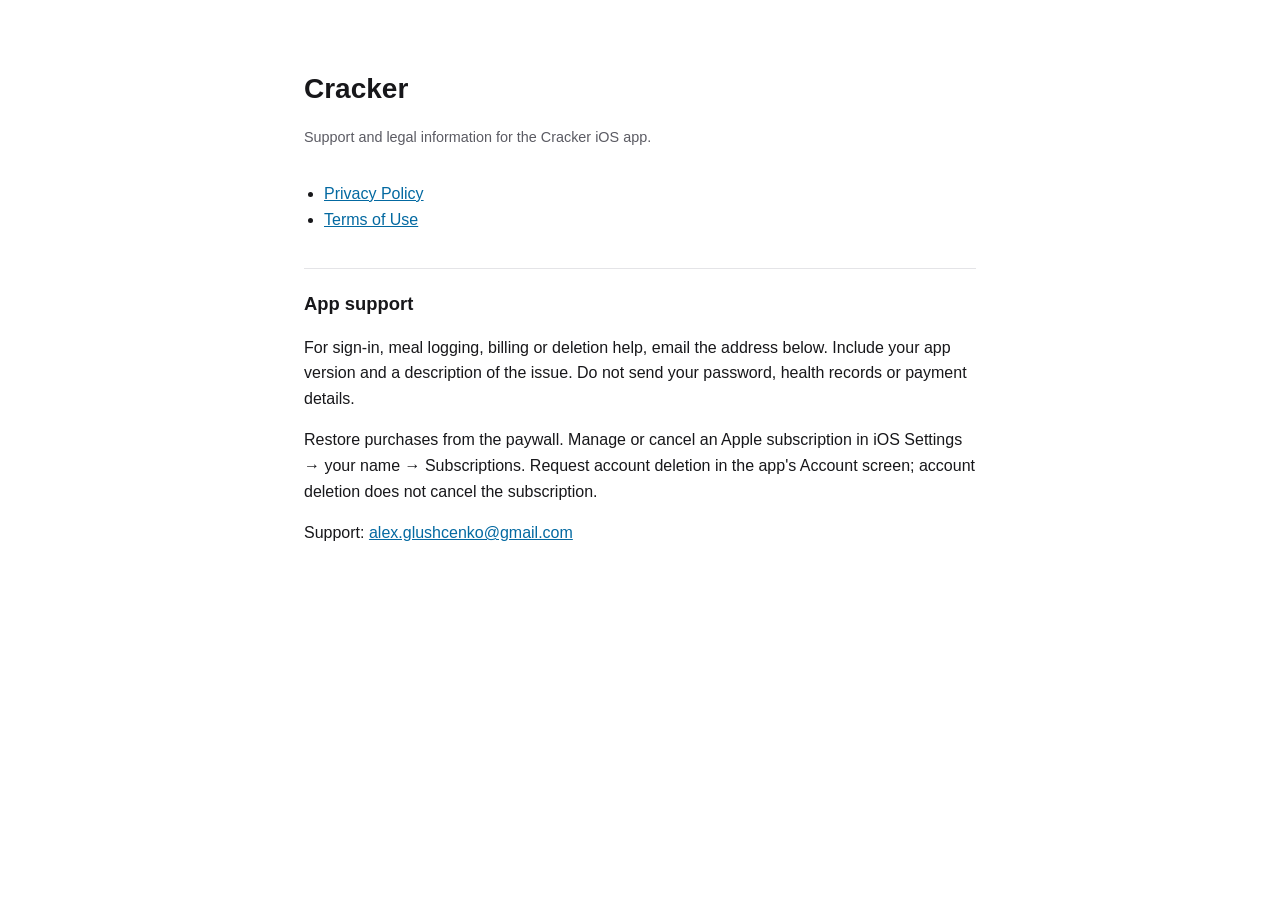
<file: index.html>
<!doctype html>
<html lang="en">
<head>
<meta charset="utf-8">
<meta name="viewport" content="width=device-width, initial-scale=1">
<title>Cracker — Legal</title>
<link rel="stylesheet" href="styles.css">
</head>
<body>
<main>
  <h1>Cracker</h1>
  <p class="meta">Support and legal information for the Cracker iOS app.</p>
  <ul>
    <li><a href="privacy.html">Privacy Policy</a></li>
    <li><a href="terms.html">Terms of Use</a></li>
  </ul>
  <h2>App support</h2>
  <p>For sign-in, meal logging, billing or deletion help, email the address below.
  Include your app version and a description of the issue. Do not send your password,
  health records or payment details.</p>
  <p>Restore purchases from the paywall. Manage or cancel an Apple subscription in
  iOS Settings → your name → Subscriptions. Request account deletion in the app's
  Account screen; account deletion does not cancel the subscription.</p>
  <p>Support: <a href="mailto:alex.glushcenko@gmail.com">alex.glushcenko@gmail.com</a></p>
</main>
</body>
</html>
</file>
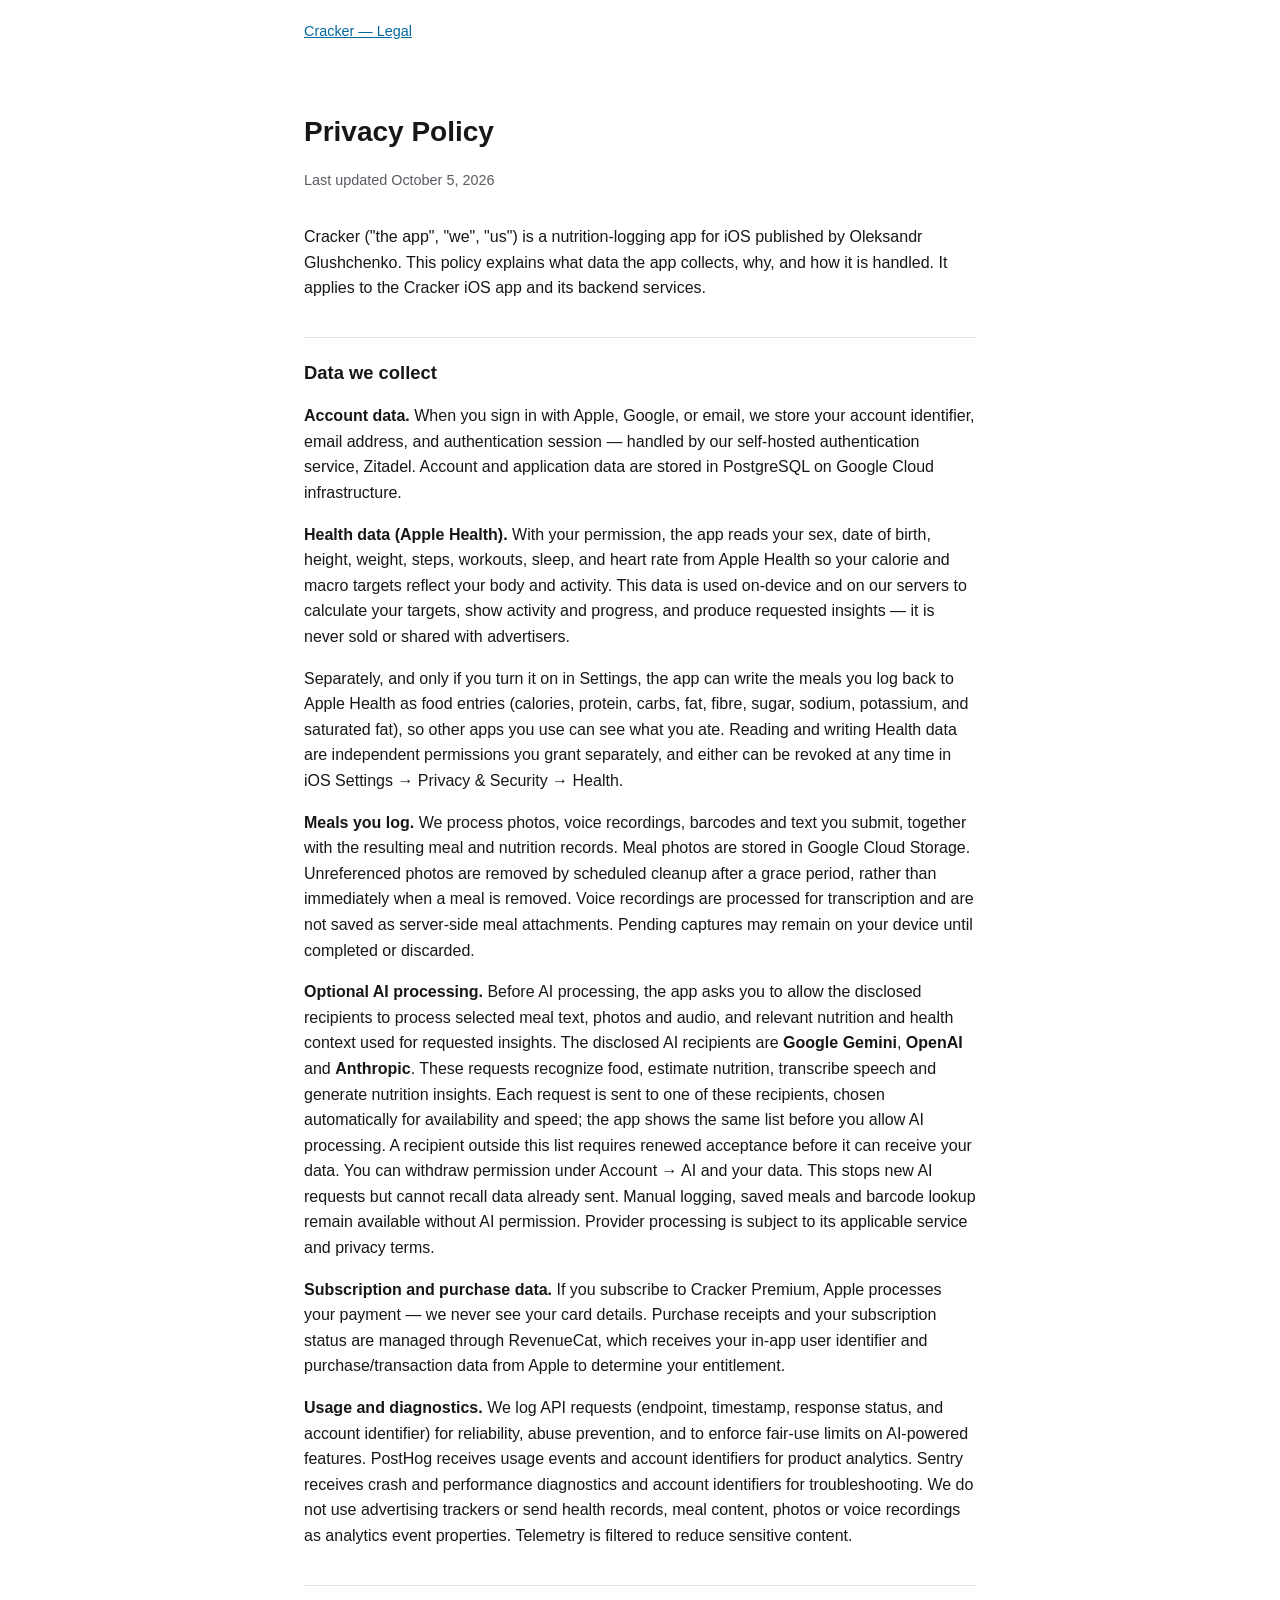
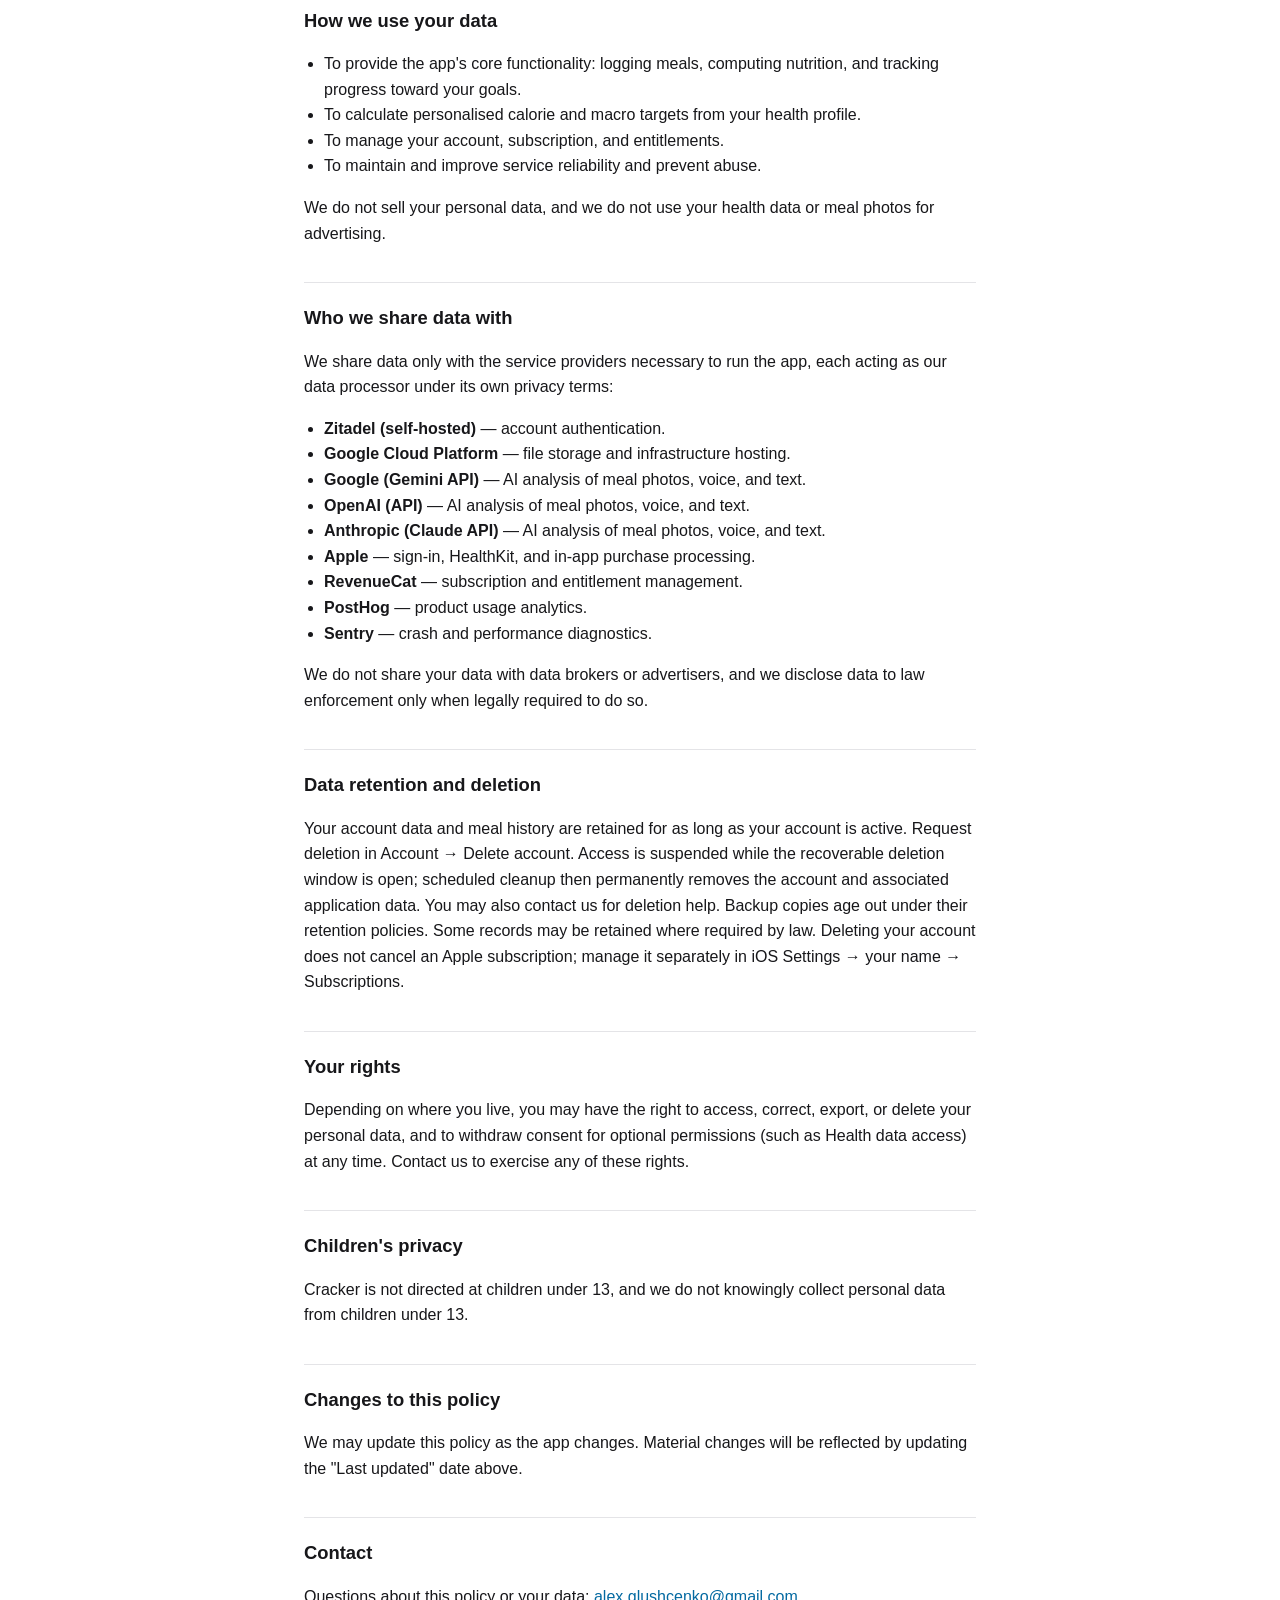
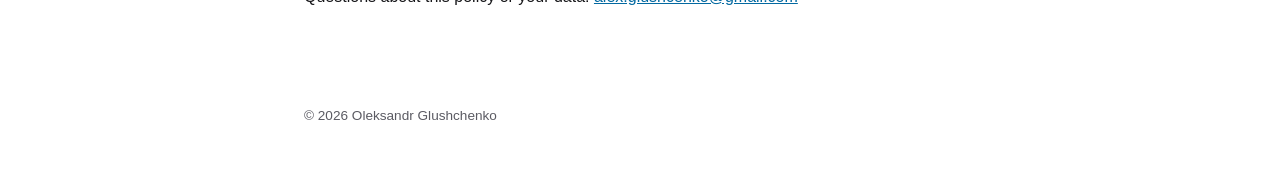
<file: privacy.html>
<!doctype html>
<html lang="en">
<head>
<meta charset="utf-8">
<meta name="viewport" content="width=device-width, initial-scale=1">
<title>Cracker — Privacy Policy</title>
<link rel="stylesheet" href="styles.css">
</head>
<body>
<nav><a href="index.html">Cracker — Legal</a></nav>
<main>
  <h1>Privacy Policy</h1>
  <p class="meta">Last updated October 5, 2026</p>

  <p>Cracker ("the app", "we", "us") is a nutrition-logging app for iOS published by
  Oleksandr Glushchenko. This policy explains what data the app collects, why, and how
  it is handled. It applies to the Cracker iOS app and its backend services.</p>

  <h2>Data we collect</h2>
  <p><strong>Account data.</strong> When you sign in with Apple, Google, or email, we
  store your account identifier, email address, and authentication session — handled by
  our self-hosted authentication service, Zitadel. Account and application data are stored in PostgreSQL on Google Cloud infrastructure.</p>

  <p><strong>Health data (Apple Health).</strong> With your permission, the app reads
  your sex, date of birth, height, weight, steps, workouts, sleep, and heart rate from
  Apple Health so your calorie and macro targets reflect your body and activity. This
  data is used on-device and on our servers to calculate your targets, show activity and progress, and produce requested insights — it is never
  sold or shared with advertisers.</p>

  <p>Separately, and only if you turn it on in Settings, the app can write the meals you
  log back to Apple Health as food entries (calories, protein, carbs, fat, fibre, sugar,
  sodium, potassium, and saturated fat), so other apps you use can see what you ate.
  Reading and writing Health data are independent permissions you grant separately, and
  either can be revoked at any time in iOS Settings → Privacy & Security → Health.</p>

  <p><strong>Meals you log.</strong> We process photos, voice recordings, barcodes and
  text you submit, together with the resulting meal and nutrition records. Meal photos
  are stored in Google Cloud Storage. Unreferenced photos are removed by scheduled
  cleanup after a grace period, rather than immediately when a meal is removed.
  Voice recordings are processed for transcription and are not saved as server-side
  meal attachments. Pending captures may remain on your device until completed or
  discarded.</p>

  <p><strong>Optional AI processing.</strong> Before AI processing, the app asks you to
  allow the disclosed recipients to process selected meal text, photos and audio, and
  relevant nutrition and health context used for requested insights. The disclosed AI
  recipients are <strong>Google Gemini</strong>, <strong>OpenAI</strong> and
  <strong>Anthropic</strong>. These requests recognize food, estimate nutrition,
  transcribe speech and generate nutrition insights. Each request is sent to one of
  these recipients, chosen automatically for availability and speed; the app shows the
  same list before you allow AI processing. A recipient outside this list requires
  renewed acceptance before it can receive your data. You can withdraw
  permission under Account → AI and your data. This stops new AI requests but cannot
  recall data already sent. Manual logging, saved meals and barcode lookup remain
  available without AI permission. Provider processing is subject to its applicable
  service and privacy terms.</p>

  <p><strong>Subscription and purchase data.</strong> If you subscribe to Cracker
  Premium, Apple processes your payment — we never see your card details. Purchase
  receipts and your subscription status are managed through RevenueCat, which receives
  your in-app user identifier and purchase/transaction data from Apple to determine
  your entitlement.</p>

  <p><strong>Usage and diagnostics.</strong> We log API requests (endpoint, timestamp,
  response status, and account identifier) for reliability, abuse prevention, and to
  enforce fair-use limits on AI-powered features. PostHog receives usage events and
  account identifiers for product analytics. Sentry receives crash and performance
  diagnostics and account identifiers for troubleshooting. We do not use advertising
  trackers or send health records, meal content, photos or voice recordings as analytics
  event properties. Telemetry is filtered to reduce sensitive content.</p>

  <h2>How we use your data</h2>
  <ul>
    <li>To provide the app's core functionality: logging meals, computing nutrition,
    and tracking progress toward your goals.</li>
    <li>To calculate personalised calorie and macro targets from your health profile.</li>
    <li>To manage your account, subscription, and entitlements.</li>
    <li>To maintain and improve service reliability and prevent abuse.</li>
  </ul>
  <p>We do not sell your personal data, and we do not use your health data or meal
  photos for advertising.</p>

  <h2>Who we share data with</h2>
  <p>We share data only with the service providers necessary to run the app, each acting
  as our data processor under its own privacy terms:</p>
  <ul>
    <li><strong>Zitadel (self-hosted)</strong> — account authentication.</li>
    <li><strong>Google Cloud Platform</strong> — file storage and infrastructure hosting.</li>
    <li><strong>Google (Gemini API)</strong> — AI analysis of meal photos, voice, and text.</li>
    <li><strong>OpenAI (API)</strong> — AI analysis of meal photos, voice, and text.</li>
    <li><strong>Anthropic (Claude API)</strong> — AI analysis of meal photos, voice, and text.</li>
    <li><strong>Apple</strong> — sign-in, HealthKit, and in-app purchase processing.</li>
    <li><strong>RevenueCat</strong> — subscription and entitlement management.</li>
    <li><strong>PostHog</strong> — product usage analytics.</li>
    <li><strong>Sentry</strong> — crash and performance diagnostics.</li>
  </ul>
  <p>We do not share your data with data brokers or advertisers, and we disclose data to
  law enforcement only when legally required to do so.</p>

  <h2>Data retention and deletion</h2>
  <p>Your account data and meal history are retained for as long as your account is
  active. Request deletion in Account → Delete account. Access is suspended while the
  recoverable deletion window is open; scheduled cleanup then permanently removes the
  account and associated application data. You may also contact us for deletion help.
  Backup copies age out under their retention policies. Some records may be retained
  where required by law. Deleting your account does not cancel an Apple subscription;
  manage it separately in iOS Settings → your name → Subscriptions.</p>

  <h2>Your rights</h2>
  <p>Depending on where you live, you may have the right to access, correct, export, or
  delete your personal data, and to withdraw consent for optional permissions (such as
  Health data access) at any time. Contact us to exercise any of these rights.</p>

  <h2>Children's privacy</h2>
  <p>Cracker is not directed at children under 13, and we do not knowingly collect
  personal data from children under 13.</p>

  <h2>Changes to this policy</h2>
  <p>We may update this policy as the app changes. Material changes will be reflected by
  updating the "Last updated" date above.</p>

  <h2>Contact</h2>
  <p>Questions about this policy or your data: <a href="mailto:alex.glushcenko@gmail.com">alex.glushcenko@gmail.com</a></p>
</main>
<footer>© 2026 Oleksandr Glushchenko</footer>
</body>
</html>
</file>
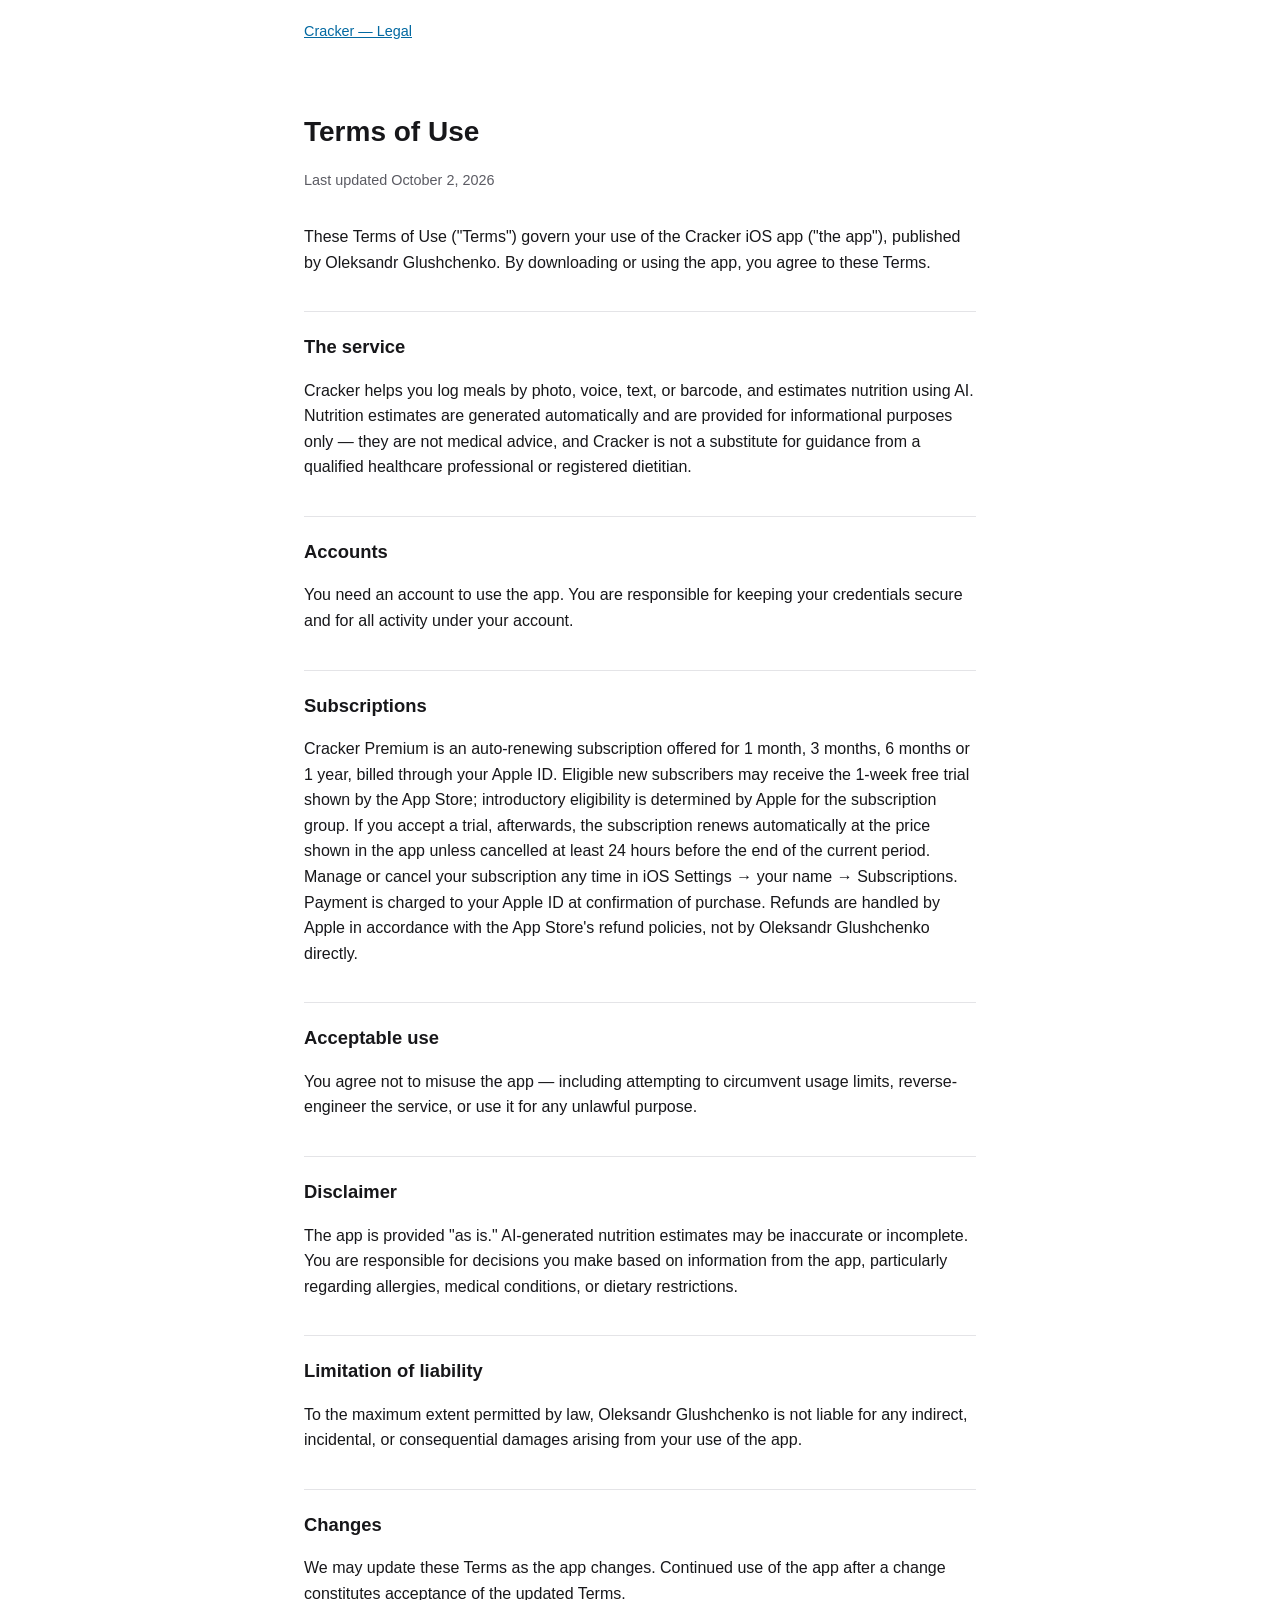
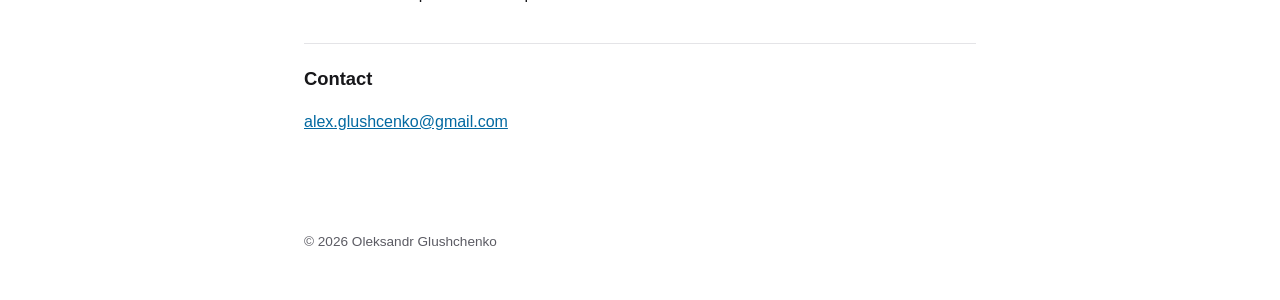
<file: terms.html>
<!doctype html>
<html lang="en">
<head>
<meta charset="utf-8">
<meta name="viewport" content="width=device-width, initial-scale=1">
<title>Cracker — Terms of Use</title>
<link rel="stylesheet" href="styles.css">
</head>
<body>
<nav><a href="index.html">Cracker — Legal</a></nav>
<main>
  <h1>Terms of Use</h1>
  <p class="meta">Last updated October 2, 2026</p>

  <p>These Terms of Use ("Terms") govern your use of the Cracker iOS app ("the app"),
  published by Oleksandr Glushchenko. By downloading or using the app, you agree to
  these Terms.</p>

  <h2>The service</h2>
  <p>Cracker helps you log meals by photo, voice, text, or barcode, and estimates
  nutrition using AI. Nutrition estimates are generated automatically and are provided
  for informational purposes only — they are not medical advice, and Cracker is not a
  substitute for guidance from a qualified healthcare professional or registered
  dietitian.</p>

  <h2>Accounts</h2>
  <p>You need an account to use the app. You are responsible for keeping your
  credentials secure and for all activity under your account.</p>

  <h2>Subscriptions</h2>
  <p>Cracker Premium is an auto-renewing subscription offered for 1 month, 3 months,
  6 months or 1 year, billed through your Apple ID. Eligible new subscribers may receive
  the 1-week free trial shown by the App Store; introductory eligibility is determined
  by Apple for the subscription group. If you accept a trial,
  afterwards, the subscription renews automatically at the price shown in the app unless
  cancelled at least 24 hours before the end of the current period. Manage or cancel
  your subscription any time in iOS Settings → your name → Subscriptions. Payment is
  charged to your Apple ID at confirmation of purchase. Refunds are handled by Apple in
  accordance with the App Store's refund policies, not by Oleksandr Glushchenko
  directly.</p>

  <h2>Acceptable use</h2>
  <p>You agree not to misuse the app — including attempting to circumvent usage limits,
  reverse-engineer the service, or use it for any unlawful purpose.</p>

  <h2>Disclaimer</h2>
  <p>The app is provided "as is." AI-generated nutrition estimates may be inaccurate or
  incomplete. You are responsible for decisions you make based on information from the
  app, particularly regarding allergies, medical conditions, or dietary restrictions.</p>

  <h2>Limitation of liability</h2>
  <p>To the maximum extent permitted by law, Oleksandr Glushchenko is not liable for any
  indirect, incidental, or consequential damages arising from your use of the app.</p>

  <h2>Changes</h2>
  <p>We may update these Terms as the app changes. Continued use of the app after a
  change constitutes acceptance of the updated Terms.</p>

  <h2>Contact</h2>
  <p><a href="mailto:alex.glushcenko@gmail.com">alex.glushcenko@gmail.com</a></p>
</main>
<footer>© 2026 Oleksandr Glushchenko</footer>
</body>
</html>
</file>
<file: styles.css>
:root {
  color-scheme: light dark;
  --bg: #0b0b0c;
  --fg: #eaeaec;
  --muted: #a3a3ab;
  --accent: #7dd3fc;
  --rule: #2a2a2e;
  --max: 720px;
}

@media (prefers-color-scheme: light) {
  :root {
    --bg: #ffffff;
    --fg: #17171a;
    --muted: #5b5b63;
    --accent: #0369a1;
    --rule: #e4e4e7;
  }
}

* { box-sizing: border-box; }

body {
  margin: 0;
  background: var(--bg);
  color: var(--fg);
  font-family: -apple-system, BlinkMacSystemFont, "Segoe UI", Roboto, Helvetica, Arial, sans-serif;
  line-height: 1.6;
}

main {
  max-width: var(--max);
  margin: 0 auto;
  padding: 3rem 1.5rem 5rem;
}

h1 {
  font-size: 1.75rem;
  margin-bottom: 0.25rem;
}

h2 {
  font-size: 1.15rem;
  margin-top: 2.25rem;
  border-top: 1px solid var(--rule);
  padding-top: 1.25rem;
}

.meta {
  color: var(--muted);
  font-size: 0.9rem;
  margin-bottom: 2rem;
}

a { color: var(--accent); }

nav {
  max-width: var(--max);
  margin: 0 auto;
  padding: 1.25rem 1.5rem 0;
  font-size: 0.9rem;
}

nav a { margin-right: 1rem; }

ul { padding-left: 1.25rem; }

footer {
  max-width: var(--max);
  margin: 0 auto;
  padding: 0 1.5rem 3rem;
  color: var(--muted);
  font-size: 0.85rem;
}
</file>
